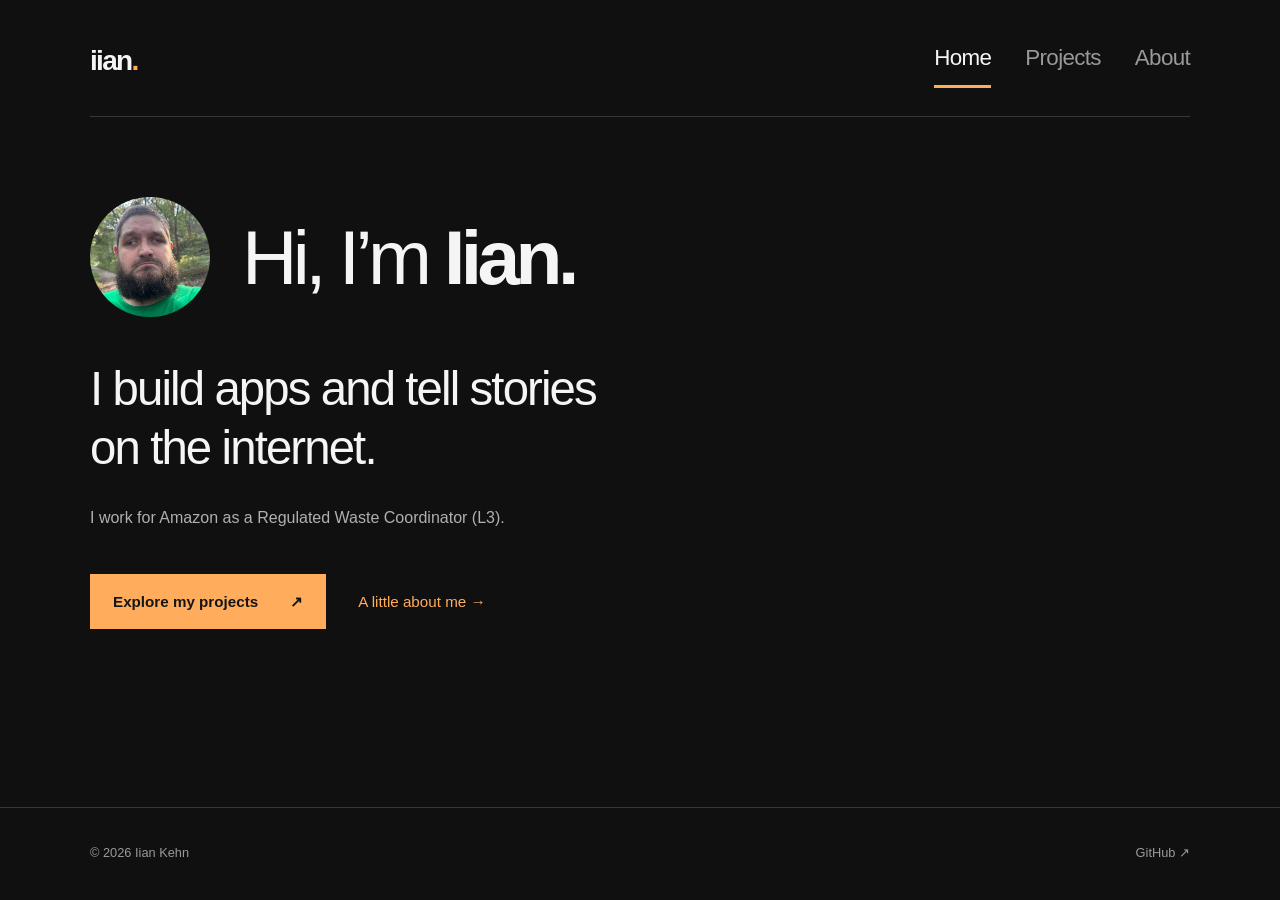
<file: index.html>
<!DOCTYPE html>
<html lang="en"><head><meta charset="UTF-8"><meta name="viewport" content="width=device-width,initial-scale=1"><title>Home — Iian Kehn</title><meta name="description" content="Iian Kehn builds apps and tells stories on the internet. Regulated Waste Coordinator (L3) at Amazon."><meta name="theme-color" content="#101010"><meta name="color-scheme" content="dark"><link rel="canonical" href="https://www.iiankehn.com/"><meta property="og:title" content="Home — Iian Kehn"><meta property="og:image" content="https://www.iiankehn.com/assets/iian-kehn.jpg"><link rel="icon" href="assets/favicon.svg"><link rel="stylesheet" href="assets/site.css"></head><body><a class="skip" href="#main">Skip to content</a><header class="site-header"><div class="shell header-inner"><a class="brand" href="index.html">iian<span>.</span></a><nav aria-label="Primary"><a href="index.html" aria-current="page">Home</a><a href="projects.html">Projects</a><a href="about.html">About</a></nav></div></header><main class="shell" id="main"><section class="home-intro" aria-labelledby="home-title"><div class="intro-top"><img class="avatar " src="assets/iian-kehn.jpg" width="160" height="160" alt="Iian Kehn" fetchpriority="high"><h1 id="home-title">Hi, I’m <span>Iian.</span></h1></div><p class="home-statement">I build apps and tell stories<br class="desktop-break"> on the internet.</p><p class="work-line">I work for Amazon as a <strong>Regulated Waste Coordinator (L3).</strong></p><div class="home-actions"><a class="button" href="projects.html">Explore my projects <span aria-hidden="true">↗</span></a><a class="text-link" href="about.html">A little about me <span aria-hidden="true">→</span></a></div></section></main><footer class="site-footer"><div class="shell footer-inner"><span>© 2026 Iian Kehn</span><a href="https://github.com/iiankehn">GitHub <span aria-hidden="true">↗</span></a></div></footer></body></html>
</file>
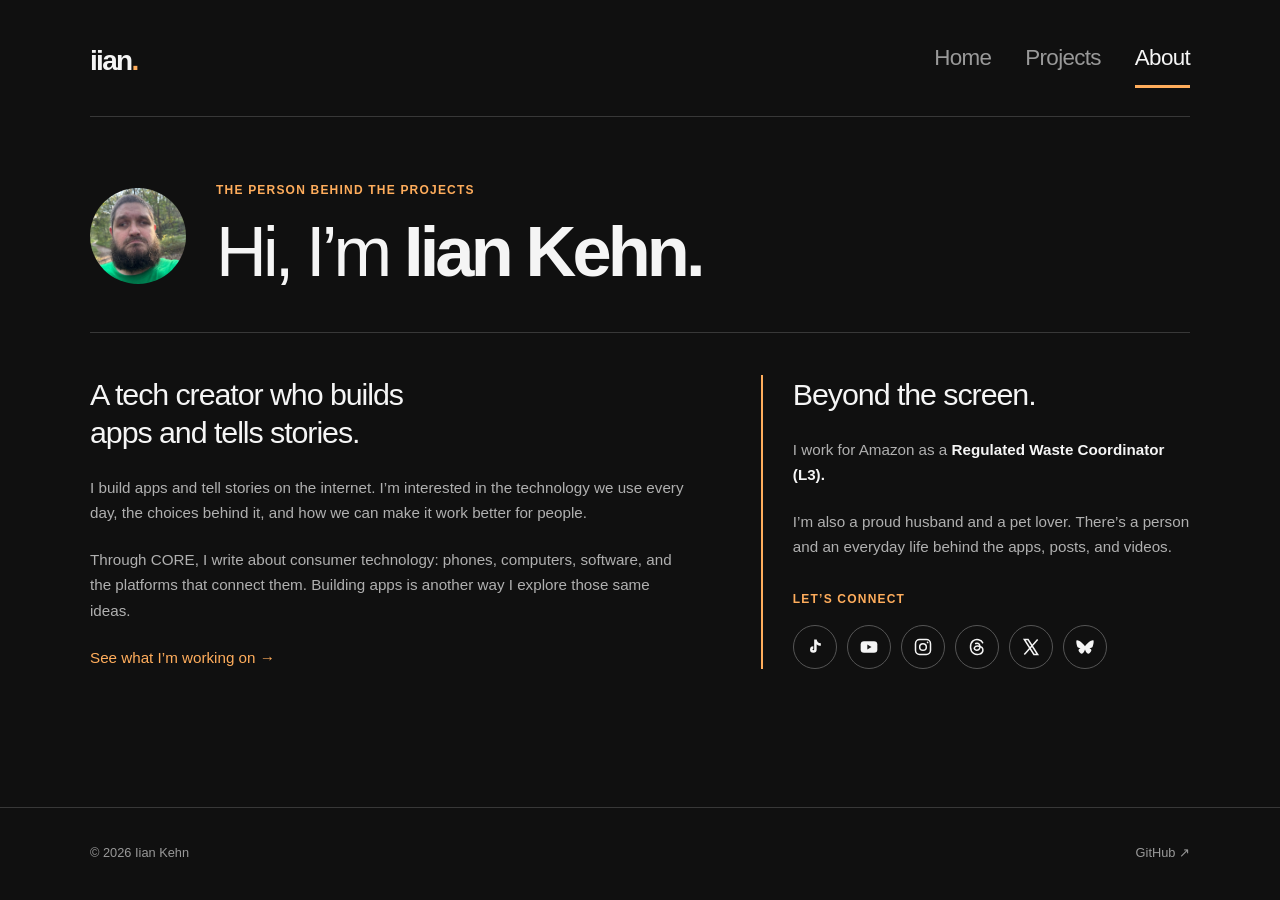
<file: about.html>
<!DOCTYPE html>
<html lang="en"><head><meta charset="UTF-8"><meta name="viewport" content="width=device-width,initial-scale=1"><title>About — Iian Kehn</title><meta name="description" content="Iian Kehn is a tech creator, app builder, storyteller, pet lover, proud husband, and Regulated Waste Coordinator (L3) at Amazon."><meta name="theme-color" content="#101010"><meta name="color-scheme" content="dark"><link rel="canonical" href="https://www.iiankehn.com/about.html"><meta property="og:title" content="About — Iian Kehn"><meta property="og:image" content="https://www.iiankehn.com/assets/iian-kehn.jpg"><link rel="icon" href="assets/favicon.svg"><link rel="stylesheet" href="assets/site.css"></head><body><a class="skip" href="#main">Skip to content</a><header class="site-header"><div class="shell header-inner"><a class="brand" href="index.html">iian<span>.</span></a><nav aria-label="Primary"><a href="index.html">Home</a><a href="projects.html">Projects</a><a href="about.html" aria-current="page">About</a></nav></div></header><main class="shell" id="main"><header class="about-heading"><img class="avatar small" src="assets/iian-kehn.jpg" width="160" height="160" alt="Iian Kehn" fetchpriority="high"><div><p class="overline">The person behind the projects</p><h1>Hi, I’m <span>Iian Kehn.</span></h1></div></header><div class="about-content"><section><h2>A tech creator who builds<br>apps and tells stories.</h2><p>I build apps and tell stories on the internet. I’m interested in the technology we use every day, the choices behind it, and how we can make it work better for people.</p><p>Through CORE, I write about consumer technology: phones, computers, software, and the platforms that connect them. Building apps is another way I explore those same ideas.</p><a class="text-link" href="projects.html">See what I’m working on <span aria-hidden="true">→</span></a></section><aside class="personal-note"><span class="note-rule"></span><h2>Beyond the screen.</h2><p>I work for Amazon as a <strong>Regulated Waste Coordinator (L3).</strong></p><p>I’m also a proud husband and a pet lover. There’s a person and an everyday life behind the apps, posts, and videos.</p><p class="overline">Let’s connect</p><div class="social-buttons" aria-label="Social profiles"><a class="social-button" href="https://www.tiktok.com/@iiankehn" aria-label="TikTok" title="TikTok"><svg viewBox="0 0 24 24" aria-hidden="true"><path d="M14 3v12a4 4 0 1 1-4-4v3a1 1 0 1 0 1 1V3h3c.4 2.7 2 4.3 5 4.6v3c-2-.1-3.7-.8-5-2"/></svg></a><a class="social-button" href="https://www.youtube.com/@iiankehn" aria-label="YouTube" title="YouTube"><svg viewBox="0 0 24 24" aria-hidden="true"><rect x="2" y="5" width="20" height="14" rx="4"/><path d="m10 9 5 3-5 3Z" fill="var(--surface)" stroke="none"/></svg></a><a class="social-button" href="https://www.instagram.com/iianakehn/" aria-label="Instagram" title="Instagram"><svg viewBox="0 0 24 24" aria-hidden="true"><rect x="3" y="3" width="18" height="18" rx="5" fill="none" stroke="currentColor" stroke-width="1.8"/><circle cx="12" cy="12" r="4" fill="none" stroke="currentColor" stroke-width="1.8"/><circle cx="17.5" cy="6.5" r="1"/></svg></a><a class="social-button" href="https://www.threads.com/@iianakehn" aria-label="Threads" title="Threads"><svg viewBox="0 0 24 24" aria-hidden="true"><path d="M18.8 7c-1.3-3.8-7.7-5.4-11.6-2.3C3 8 3.2 16.8 7.9 19.7c4.5 2.8 11.2.9 11.2-4.2 0-4.9-8.4-6.2-10.1-2.9-1.8 3.5 6.2 5.4 6.5-.5.2-3.2-1.4-5.3-5.1-4.3" fill="none" stroke="currentColor" stroke-width="1.8" stroke-linecap="round"/></svg></a><a class="social-button" href="https://x.com/iiankehn" aria-label="X" title="X"><svg viewBox="0 0 24 24" aria-hidden="true"><path d="M4 3h4.5L20 21h-4.5Z" fill="none" stroke="currentColor" stroke-width="1.8"/><path d="m20 3-16 18" fill="none" stroke="currentColor" stroke-width="1.8"/></svg></a><a class="social-button" href="https://bsky.app/profile/iiankehn.bsky.social" aria-label="Bluesky" title="Bluesky"><svg viewBox="0 0 24 24" aria-hidden="true"><path d="M12 11C9 7 4 3 2 4c-1 1 0 6 1 8 1 1 3 2 6 1-5 1-6 3-3 6 3 3 5-1 6-4 1 3 3 7 6 4 3-3 2-5-3-6 3 1 5 0 6-1 1-2 2-7 1-8-2-1-7 3-10 7Z"/></svg></a></div></aside></div></main><footer class="site-footer"><div class="shell footer-inner"><span>© 2026 Iian Kehn</span><a href="https://github.com/iiankehn">GitHub <span aria-hidden="true">↗</span></a></div></footer></body></html>
</file>
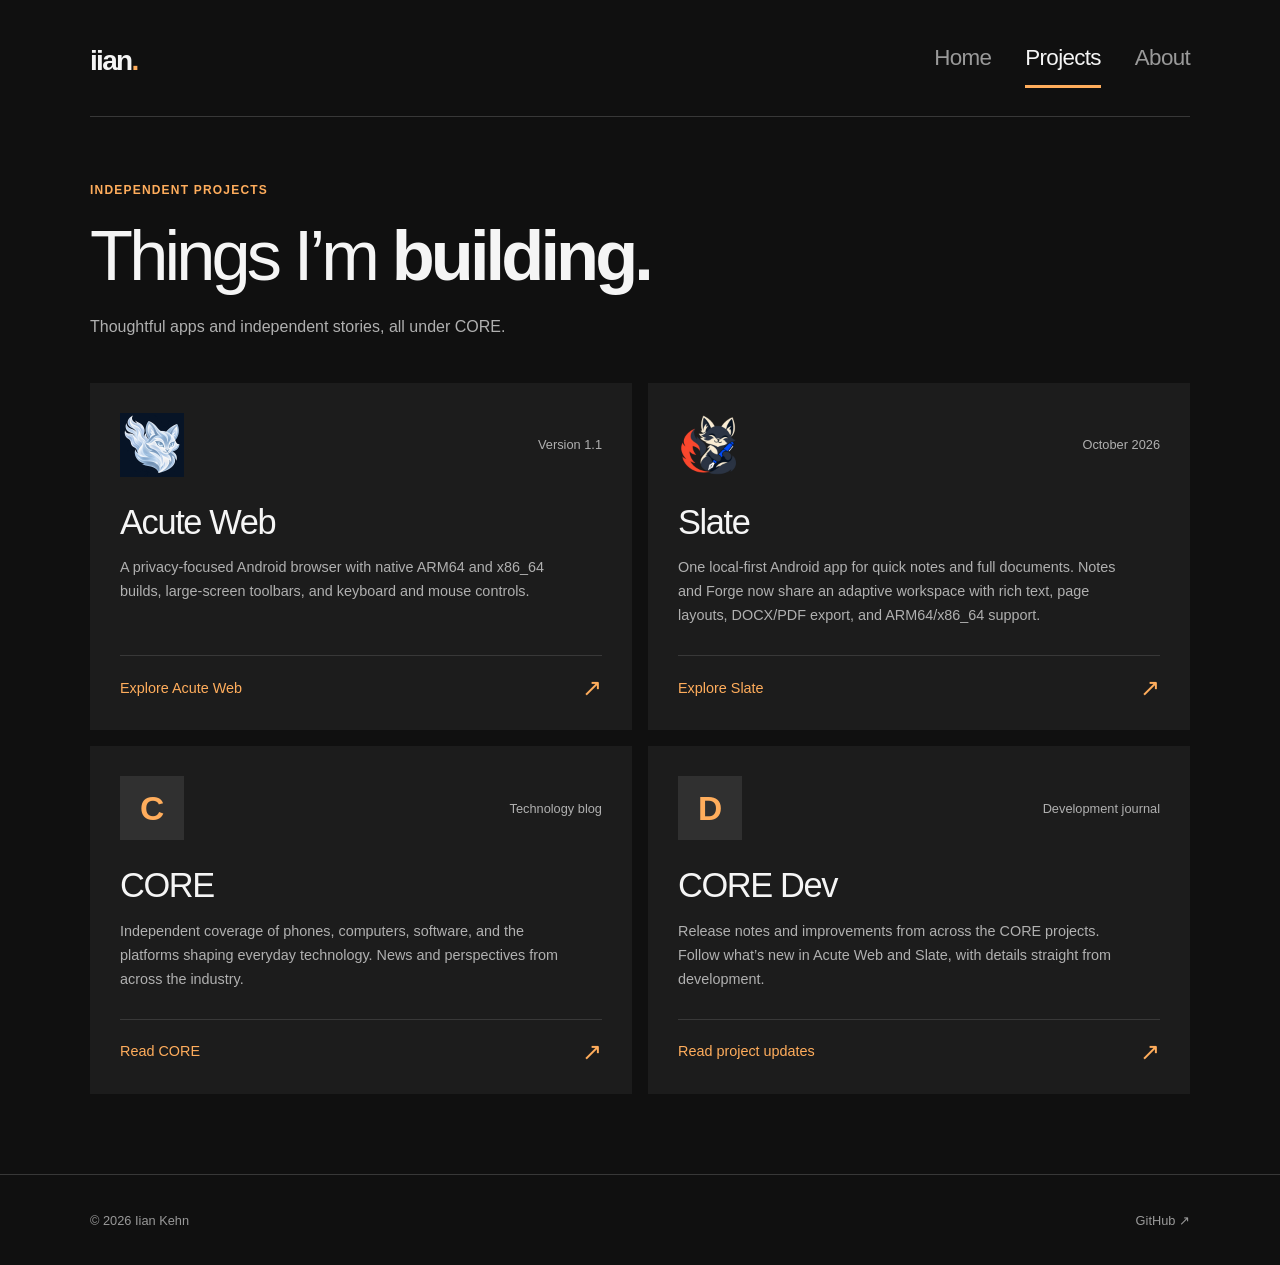
<file: projects.html>
<!DOCTYPE html>
<html lang="en"><head><meta charset="UTF-8"><meta name="viewport" content="width=device-width,initial-scale=1"><title>Projects — Iian Kehn</title><meta name="description" content="Explore Acute Web, Slate, CORE, and CORE Dev by Iian Kehn."><meta name="theme-color" content="#101010"><meta name="color-scheme" content="dark"><link rel="canonical" href="https://www.iiankehn.com/projects.html"><meta property="og:title" content="Projects — Iian Kehn"><meta property="og:image" content="https://www.iiankehn.com/assets/iian-kehn.jpg"><link rel="icon" href="assets/favicon.svg"><link rel="stylesheet" href="assets/site.css"></head><body><a class="skip" href="#main">Skip to content</a><header class="site-header"><div class="shell header-inner"><a class="brand" href="index.html">iian<span>.</span></a><nav aria-label="Primary"><a href="index.html">Home</a><a href="projects.html" aria-current="page">Projects</a><a href="about.html">About</a></nav></div></header><main class="shell" id="main"><header class="page-heading"><p class="overline">Independent projects</p><h1>Things I’m <span>building.</span></h1><p>Thoughtful apps and independent stories, all under CORE.</p></header><section class="projects" aria-label="Projects"><article class="project acute"><div class="project-top"><span class="project-icon app-icon"><img src="assets/acute-icon.png" width="64" height="64" alt="Acute Web app icon"></span><span class="tag">Version 1.1</span></div><h3>Acute Web</h3><p>A privacy-focused Android browser with native ARM64 and x86_64 builds, large-screen toolbars, and keyboard and mouse controls.</p><a class="project-link" href="https://acute.iiankehn.com/"><span>Explore Acute Web</span><span aria-hidden="true">↗</span></a></article><article class="project slate"><div class="project-top"><span class="project-icon app-icon"><img src="assets/slate-icon.webp" width="64" height="64" alt="Slate app icon"></span><span class="tag">October 2026</span></div><h3>Slate</h3><p>One local-first Android app for quick notes and full documents. Notes and Forge now share an adaptive workspace with rich text, page layouts, DOCX/PDF export, and ARM64/x86_64 support.</p><a class="project-link" href="https://slate.iiankehn.com/"><span>Explore Slate</span><span aria-hidden="true">↗</span></a></article><article class="project core"><div class="project-top"><span class="project-icon" aria-hidden="true">C</span><span class="tag">Technology blog</span></div><h3>CORE</h3><p>Independent coverage of phones, computers, software, and the platforms shaping everyday technology. News and perspectives from across the industry.</p><a class="project-link" href="https://core.iiankehn.com/"><span>Read CORE</span><span aria-hidden="true">↗</span></a></article><article class="project dev"><div class="project-top"><span class="project-icon" aria-hidden="true">D</span><span class="tag">Development journal</span></div><h3>CORE Dev</h3><p>Release notes and improvements from across the CORE projects. Follow what’s new in Acute Web and Slate, with details straight from development.</p><a class="project-link" href="https://dev.iiankehn.com/"><span>Read project updates</span><span aria-hidden="true">↗</span></a></article></section></main><footer class="site-footer"><div class="shell footer-inner"><span>© 2026 Iian Kehn</span><a href="https://github.com/iiankehn">GitHub <span aria-hidden="true">↗</span></a></div></footer></body></html>
</file>
<file: assets/site.css>
/* Modern Metro: type, space, flat surfaces, and a single warm accent. */
:root{color-scheme:dark;--bg:#101010;--surface:#1c1c1c;--text:#f5f5f5;--muted:#b0b0b0;--line:#383838;--accent:#ffad5c;--accent-hover:#ffc58b;--blue:var(--accent);--blue-deep:var(--accent)}
*{box-sizing:border-box}
body{margin:0;background:var(--bg);color:var(--text);font-family:"Segoe UI Variable","Segoe UI",-apple-system,BlinkMacSystemFont,Arial,sans-serif;line-height:1.65;-webkit-font-smoothing:antialiased}
a{color:inherit;text-underline-offset:6px}a,button{-webkit-tap-highlight-color:transparent}a:focus-visible{outline:2px solid var(--accent);outline-offset:7px}
.shell{width:min(1100px,calc(100% - 80px));margin-inline:auto}
.skip{position:absolute;top:-100px;left:20px;padding:10px 16px;background:var(--accent);color:#101010;z-index:10}.skip:focus{top:10px}
.site-header{padding-top:35px}.header-inner{display:flex;align-items:center;justify-content:space-between;gap:36px;padding-bottom:28px;border-bottom:1px solid var(--line)}
.brand{font-size:1.75rem;font-weight:750;letter-spacing:-.06em;text-decoration:none;line-height:1}.brand span{color:var(--accent)}
.header-inner nav{display:flex;gap:34px}.header-inner nav a{position:relative;text-decoration:none;color:#999;font-size:1.4rem;font-weight:400;letter-spacing:-.03em;padding:5px 0 11px;transition:color .15s}
.header-inner nav a:hover{color:var(--text)}.header-inner nav a[aria-current=page]{color:var(--text)}.header-inner nav a[aria-current=page]:after{content:'';height:3px;background:var(--accent);position:absolute;bottom:0;left:0;right:0}
main{min-height:calc(100svh - 210px);padding-bottom:80px}.home-intro{padding:80px 0 65px}.intro-top{display:flex;align-items:center;gap:32px;margin-bottom:42px}
.avatar{width:120px;height:120px;object-fit:cover;object-position:50% 39%;border-radius:50%;display:block;flex-shrink:0}.avatar.small{width:96px;height:96px}
h1,h2,h3,p{margin-top:0}.home-intro h1{font-size:clamp(3rem,6vw,5.4rem);font-weight:350;line-height:1.05;letter-spacing:-.06em;margin:0}h1 span{font-weight:650}
.home-statement{font-size:clamp(1.8rem,3.7vw,3rem);line-height:1.25;font-weight:350;letter-spacing:-.04em;max-width:800px;margin-bottom:28px}.work-line{font-size:1rem;color:var(--muted);max-width:650px;margin:0}.work-line strong{font-weight:500}
.home-actions{display:flex;align-items:center;gap:32px;flex-wrap:wrap;margin-top:42px}.button{display:inline-flex;align-items:center;justify-content:space-between;gap:32px;background:var(--accent);color:#151515;padding:14px 22px;text-decoration:none;font-size:.95rem;font-weight:650;border:1px solid var(--accent);transition:background .15s}.button:hover{background:var(--accent-hover)}.text-link{color:var(--accent);font-size:.95rem;text-decoration:none;font-weight:500}.text-link:hover{text-decoration:underline}
.site-footer{border-top:1px solid var(--line)}.footer-inner{min-height:90px;display:flex;align-items:center;justify-content:space-between;gap:24px;font-size:.8rem;color:#999}.footer-inner a{text-decoration:none}.footer-inner a:hover{color:var(--accent)}
.overline{font-size:.75rem;color:var(--accent);font-weight:600;letter-spacing:.1em;text-transform:uppercase;margin-bottom:16px}
.page-heading{padding:64px 0 42px}.page-heading h1,.about-heading h1{font-size:clamp(2.6rem,5.5vw,4.6rem);line-height:1.1;font-weight:350;letter-spacing:-.055em;margin-bottom:20px}.page-heading>p:last-child{color:var(--muted);font-size:1rem;margin-bottom:0}
.projects{display:grid;grid-template-columns:repeat(2,minmax(0,1fr));gap:16px}.project{display:flex;flex-direction:column;position:relative;background:var(--surface);padding:30px;min-height:330px;transition:background .15s}.project:hover{background:#242424}.project-top{display:flex;align-items:center;justify-content:space-between;gap:12px}
.project-icon{display:grid;place-items:center;width:64px;height:64px;color:var(--accent);font-size:2.1rem;font-weight:600;background:#303030}.project-icon.app-icon{background:transparent}.project-icon.app-icon img{display:block;width:100%;height:100%;object-fit:contain}.tag{color:var(--muted);font-size:.73rem}
.project h3{font-size:2.15rem;line-height:1.15;font-weight:400;letter-spacing:-.04em;margin:26px 0 14px}.project p{color:var(--muted);font-size:.9rem;line-height:1.65;margin-bottom:28px;max-width:460px}.project-link{display:flex;justify-content:space-between;align-items:center;gap:20px;margin-top:auto;padding-top:20px;border-top:1px solid var(--line);color:var(--accent);font-size:.9rem;text-decoration:none}.project-link span:last-child{font-size:1.5rem;line-height:1}.project-link:hover span:first-child{text-decoration:underline;text-underline-offset:5px}
.about-heading{display:flex;align-items:center;gap:30px;padding:64px 0 42px}.about-heading h1{margin-bottom:0}.about-heading .overline{margin-bottom:12px}.about-content{display:grid;grid-template-columns:1.4fr 1fr;gap:70px;border-top:1px solid var(--line);padding-top:42px}.about-content h2{font-size:1.9rem;font-weight:400;line-height:1.25;letter-spacing:-.035em;margin-bottom:24px}.about-content p{color:var(--muted);font-size:.95rem;margin-bottom:22px}.about-content strong{font-weight:550;color:var(--text)}.personal-note{padding-left:30px;border-left:2px solid var(--accent);align-self:start}.note-rule{display:none}.personal-note .overline{margin:30px 0 16px;color:var(--accent);font-size:.75rem}
.social-buttons{display:flex;flex-wrap:wrap;gap:10px}.social-button{width:44px;height:44px;border:1px solid #555;border-radius:50%;display:grid;place-items:center;color:var(--text);transition:color .15s,border-color .15s}.social-button svg{width:20px;height:20px;fill:currentColor}.social-button:hover{color:var(--accent);border-color:var(--accent)}
[hidden]{display:none!important}
@media(max-width:800px){.shell{width:calc(100% - 48px)}.about-content{gap:35px}.project{padding:25px}.header-inner nav{gap:25px}}
@media(max-width:600px){.shell{width:calc(100% - 40px)}.site-header{padding-top:24px}.header-inner{display:block;padding-bottom:22px}.brand{font-size:1.45rem;display:inline-block;margin-bottom:21px}.header-inner nav{gap:28px}.header-inner nav a{font-size:1.75rem;padding-bottom:10px;font-weight:350}main{min-height:calc(100svh - 232px);padding-bottom:48px}.home-intro{padding:42px 0 24px}.intro-top{gap:20px;margin-bottom:34px}.avatar{width:84px;height:84px}.home-intro h1{font-size:clamp(1.75rem,7vw,2.7rem);letter-spacing:-.05em}.home-statement{font-size:2.05rem;line-height:1.25;margin-bottom:25px}.desktop-break{display:none}.work-line{font-size:.91rem;max-width:350px}.home-actions{gap:22px;margin-top:32px}.button{font-size:.88rem;padding:12px 16px;gap:24px}.text-link{font-size:.9rem}.footer-inner{min-height:76px;font-size:.74rem}.page-heading{padding:42px 0 30px}.page-heading h1,.about-heading h1{font-size:2.7rem}.page-heading>p:last-child{font-size:.9rem}.projects{grid-template-columns:1fr;gap:14px}.project{min-height:310px;padding:25px}.project h3{font-size:2rem}.project p{font-size:.9rem}.about-heading{gap:20px;padding:42px 0 32px;align-items:center}.avatar.small{width:76px;height:76px}.about-heading h1{font-size:2.1rem}.about-heading .overline{font-size:.62rem;line-height:1.5;margin-bottom:9px;letter-spacing:.06em}.about-content{grid-template-columns:1fr;gap:38px;padding-top:32px}.about-content h2{font-size:1.8rem}.about-content p{font-size:.92rem}.personal-note{padding-left:20px}}
@media(max-width:360px){.intro-top{gap:15px}.avatar{width:72px;height:72px}.home-statement{font-size:1.85rem}.header-inner nav{gap:24px}.header-inner nav a{font-size:1.55rem}}
@media(prefers-reduced-motion:reduce){*{transition:none!important}}


/* Content components shared verbatim by every CORE website. */
.content-section{padding-top:48px}.section-heading{padding:0 0 30px}.section-heading h2{font-size:clamp(2.6rem,5.5vw,4.6rem);line-height:1.1;font-weight:350;letter-spacing:-.055em;margin-bottom:20px}.section-heading>p:last-child{color:var(--muted);font-size:1rem;margin-bottom:0}
.reading{max-width:760px;margin-inline:auto;font-size:1rem;line-height:1.8}.reading p{margin-bottom:24px}.reading h2{font-size:1.9rem;font-weight:400;line-height:1.25;letter-spacing:-.035em;margin:42px 0 24px}.reading h3{font-size:1.5rem;font-weight:400;line-height:1.3}.reading a{color:var(--accent)}.reading blockquote,.reading aside{margin:30px 0;padding:24px;border-left:2px solid var(--accent);background:var(--surface)}.reading img{max-width:100%;height:auto}.reading figure{margin:24px 0}.reading ul{padding-left:24px}
.tile-image{display:block;width:calc(100% + 60px);max-width:none;margin:-30px -30px 26px;aspect-ratio:16/9;object-fit:cover}.project h3 a{text-decoration:none}.project ul{color:var(--muted);padding-left:20px;line-height:1.8}.project .actions,.project .card-actions,.project .channel-actions{display:flex;align-items:center;flex-wrap:wrap;gap:20px;margin-top:auto;padding-top:20px}.project .tag{font-size:.8rem}.project .project-top p{margin:0}.project .project-link{font-size:.9rem}.app-avatar{object-fit:contain}.article-meta{color:var(--muted);font-size:.9rem}.article-image{margin:0 0 36px}.article-image img{width:100%;height:auto}.related-entry{padding-top:32px;margin-top:42px;border-top:1px solid var(--line)}.related-entry a{color:var(--accent)}.comparison-table{overflow-x:auto;border:1px solid var(--line)}.comparison-row{display:grid;grid-template-columns:1fr 1fr 1fr;gap:24px;padding:24px;min-width:650px;border-bottom:1px solid var(--line)}.comparison-row:last-child{border-bottom:0}.comparison-row p{margin:0}.comparison-head{background:var(--surface)}.download-links{display:flex;flex-wrap:wrap;gap:16px}.download-links a{color:var(--accent)}.projects+.reading{margin-top:32px}.project-status{color:var(--muted);font-size:.9rem;margin-bottom:24px}.project-status>*{margin-right:12px}.site-header nav{flex-wrap:wrap}.home-intro .intro-top h1{overflow-wrap:break-word}.reading code{overflow-wrap:anywhere}
@media(max-width:800px){.tile-image{width:calc(100% + 50px);margin:-25px -25px 26px}}
@media(max-width:600px){.content-section{padding-top:38px}.section-heading h2{font-size:2.7rem}.section-heading{padding-bottom:30px}.reading{font-size:1rem}.reading h2{font-size:1.8rem}.tile-image{width:calc(100% + 50px);margin:-25px -25px 26px}}
@media print{.site-header,.site-footer,.home-actions{display:none}body{background:white;color:black}.shell,.reading{width:100%;max-width:none}.reading a{color:black}}

.project{min-width:0}.tile-image{width:100%;margin:0 0 24px}.article-meta span+span:before{content:" · "}.project .overline{color:var(--accent)}
</file>
